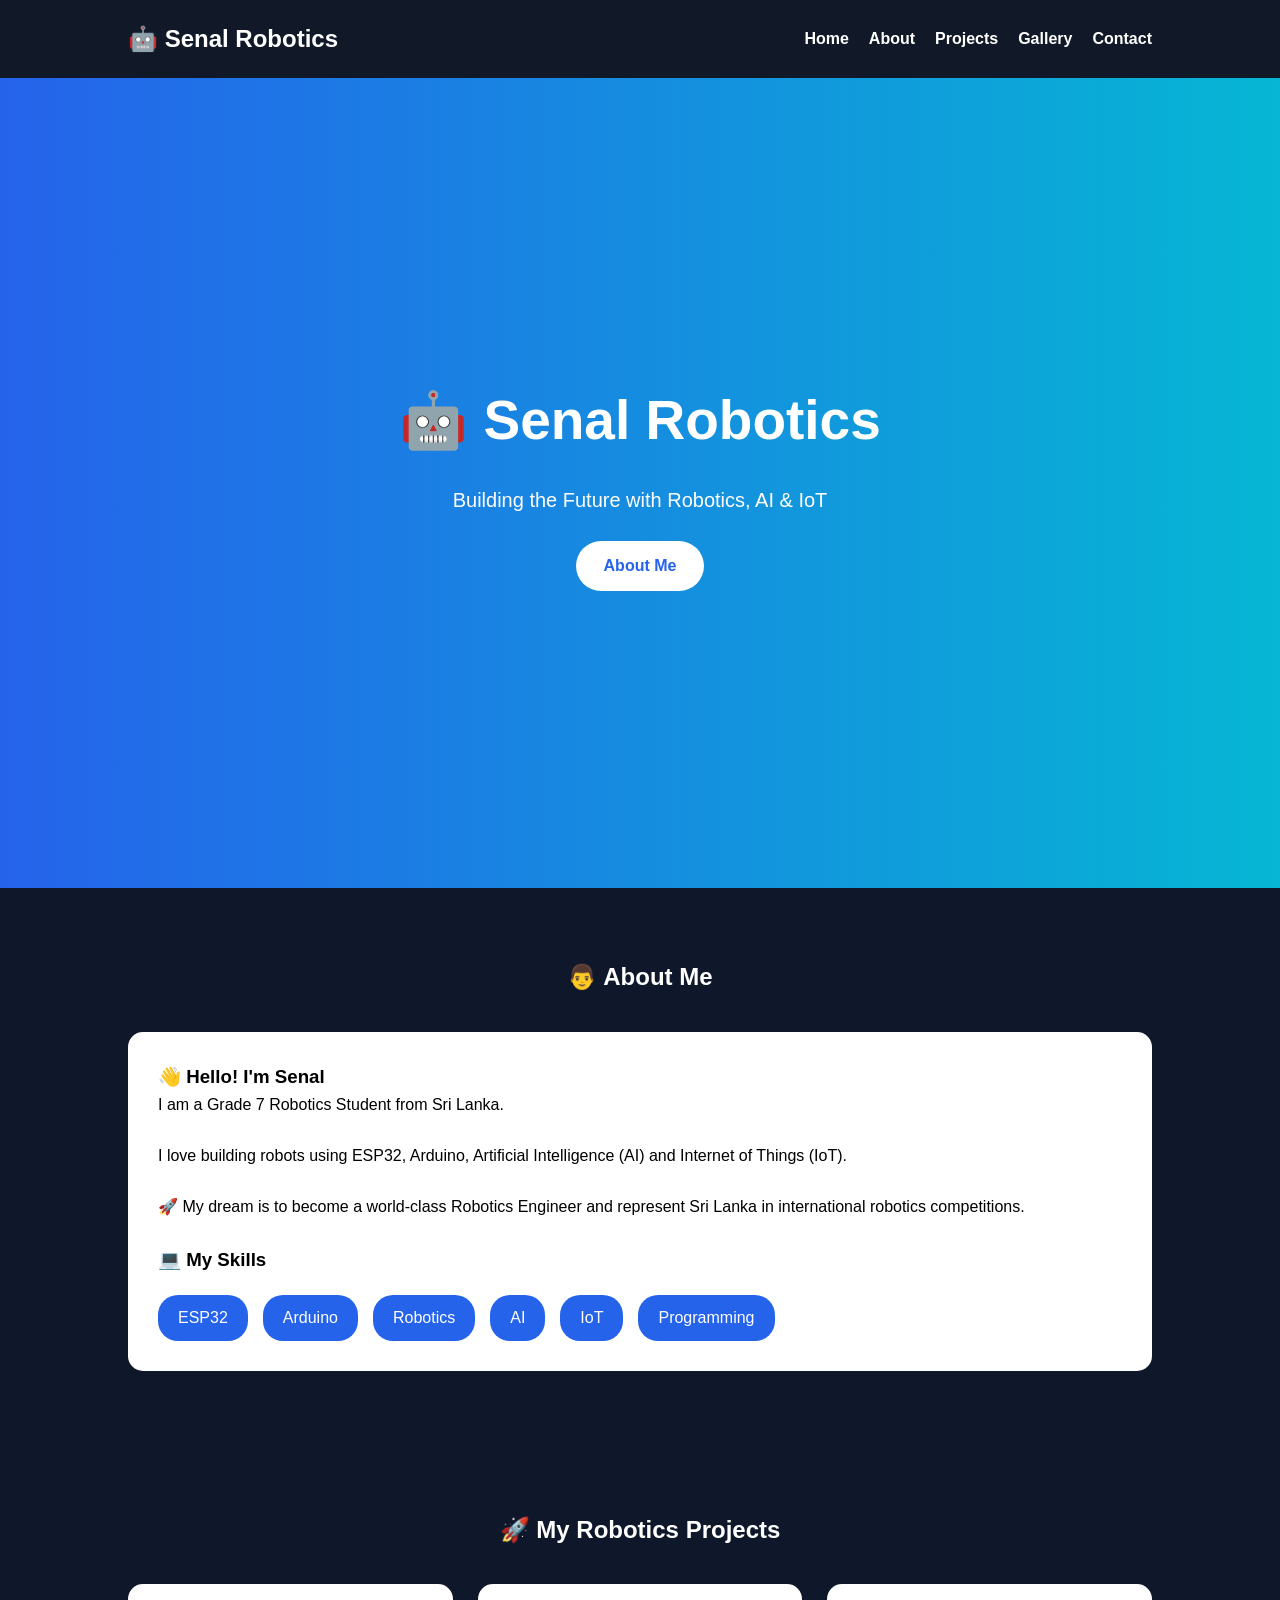
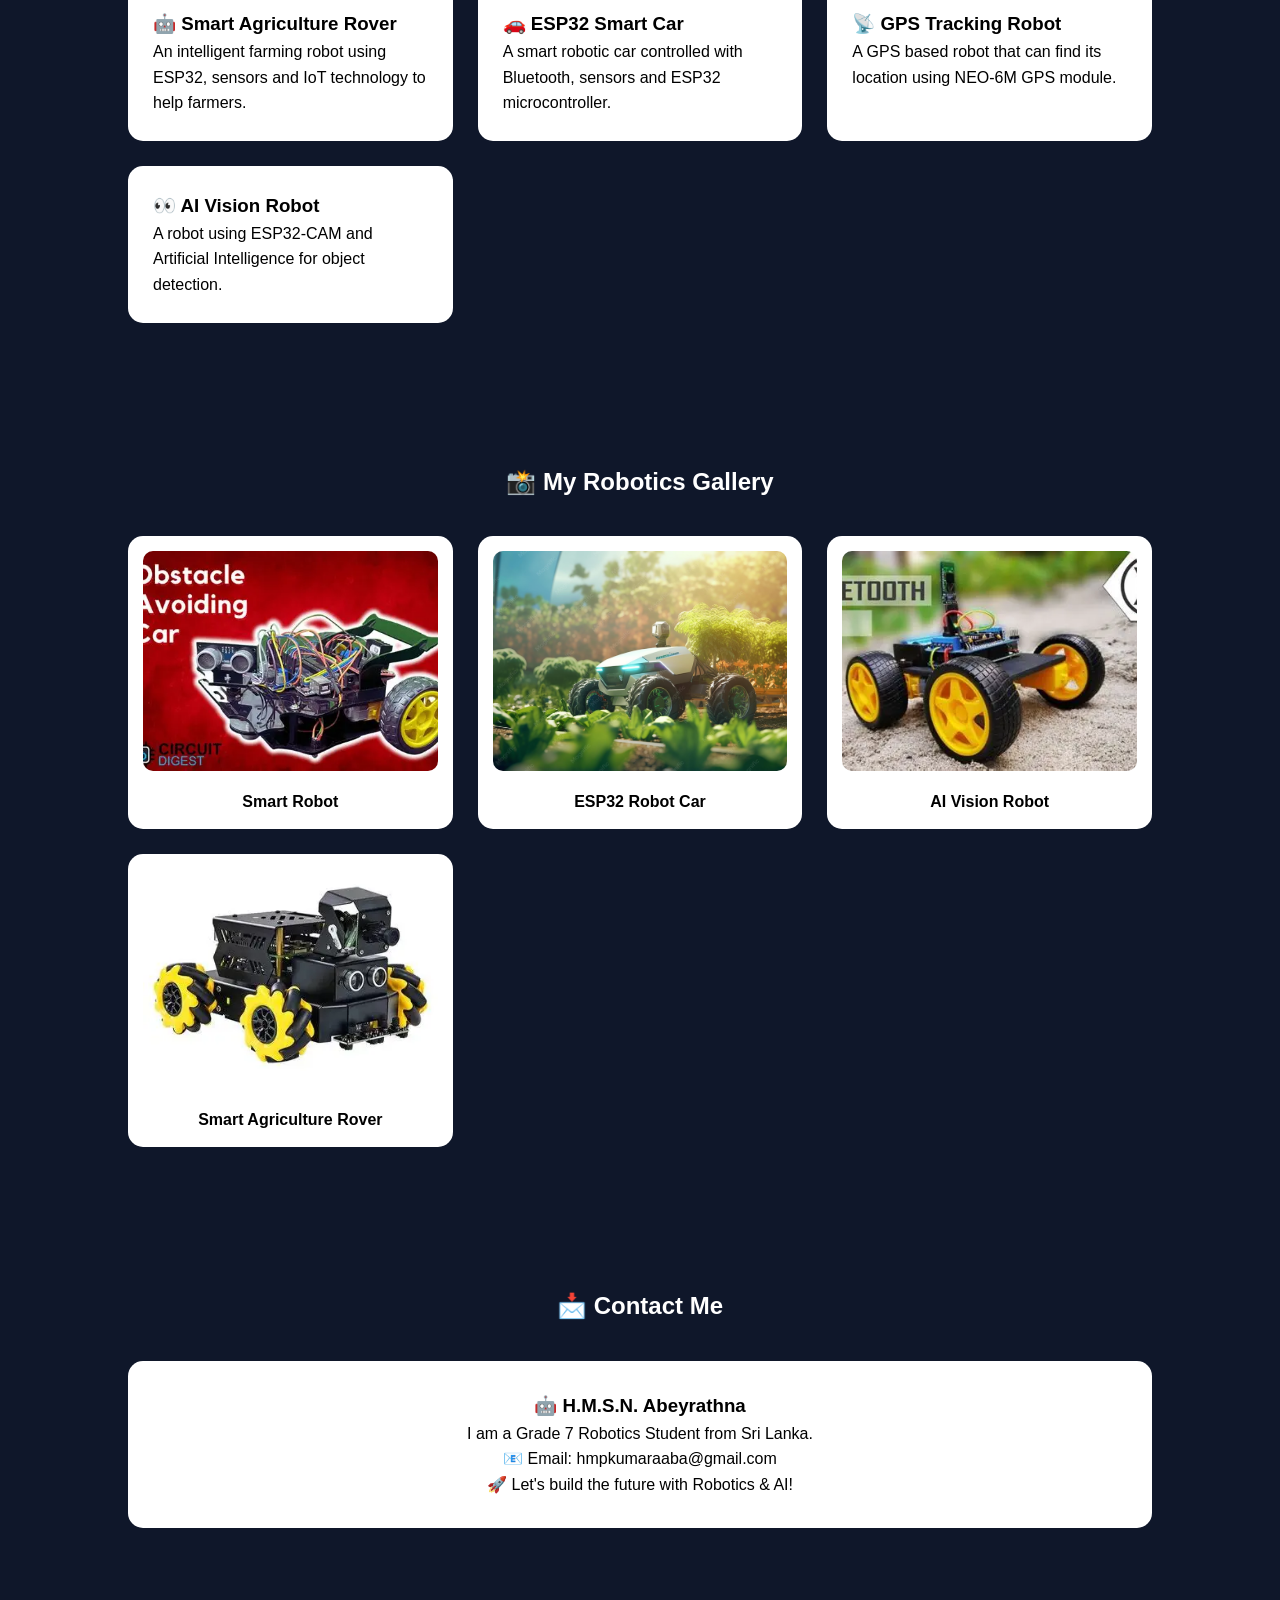
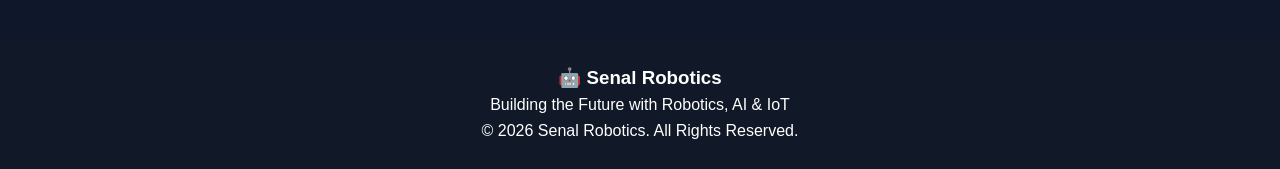
<file: index.html>
<!DOCTYPE html>
<html lang="en">
<head>
    <meta charset="UTF-8">
    <meta name="viewport" content="width=device-width, initial-scale=1.0">
    <title>Senal Robotics | AI, IoT & Robotics Projects</title>
<meta name="description" content="Senal Robotics - Robotics, AI, IoT and ESP32 projects by a young robotics student from Sri Lanka.">

<meta name="keywords" content="Senal Robotics, Robotics Sri Lanka, ESP32 Projects, Arduino Projects, AI Robot, IoT Projects">

<meta name="author" content="H.M.S.N. Abeyrathna">

<meta name="robots" content="index, follow">

<meta property="og:title" content="Senal Robotics">

<meta property="og:description" content="Building the Future with Robotics, AI & IoT">

<meta property="og:type" content="website">
<link rel="stylesheet" href="style.css">
</head>

<body>

    <!-- Navigation -->
    <nav>
        <div class="logo">🤖 Senal Robotics</div>

        <ul>
            <li><a href="#home">Home</a></li>
            <li><a href="#about">About</a></li>
            <li><a href="#projects">Projects</a></li>
            <li><a href="#gallery">Gallery</a></li>
            <li><a href="#contact">Contact</a></li>
        </ul>
    </nav>

    <!-- Home -->
    <section id="home" class="hero">

        <div>

            <h1>🤖 Senal Robotics</h1>

            <p>
                Building the Future with Robotics, AI & IoT
            </p>

            <a href="#about" class="btn">About Me</a>

        </div>

    </section>
   
    <!-- About Me -->
    <section id="about">

        <h2>👨 About Me</h2>

        <div class="about-box">

            <h3>👋 Hello! I'm Senal</h3>

            <p>
                I am a Grade 7 Robotics Student from Sri Lanka.
            </p>

            <br>

            <p>
                I love building robots using ESP32, Arduino,
                Artificial Intelligence (AI) and Internet of Things (IoT).
            </p>

            <br>

            <p>
                🚀 My dream is to become a world-class Robotics Engineer
                and represent Sri Lanka in international robotics competitions.
            </p>

            <br>

            <h3>💻 My Skills</h3>

            <div class="skills">

                <div class="skill">ESP32</div>

                <div class="skill">Arduino</div>

                <div class="skill">Robotics</div>

                <div class="skill">AI</div>

                <div class="skill">IoT</div>

                <div class="skill">Programming</div>

            </div>

        </div>

    </section>

    <!-- Projects -->
<section id="projects">

    <h2>🚀 My Robotics Projects</h2>

    <div class="project-container">

        <div class="project-card">

            <h3>🤖 Smart Agriculture Rover</h3>

            <p>
                An intelligent farming robot using ESP32,
                sensors and IoT technology to help farmers.
            </p>

        </div>


        <div class="project-card">

            <h3>🚗 ESP32 Smart Car</h3>

            <p>
                A smart robotic car controlled with Bluetooth,
                sensors and ESP32 microcontroller.
            </p>

        </div>


        <div class="project-card">

            <h3>📡 GPS Tracking Robot</h3>

            <p>
                A GPS based robot that can find its location
                using NEO-6M GPS module.
            </p>

        </div>


        <div class="project-card">

            <h3>👀 AI Vision Robot</h3>

            <p>
                A robot using ESP32-CAM and Artificial Intelligence
                for object detection.
            </p>

        </div>


    </div>

</section>

    <!-- Gallery -->
<section id="gallery">

    <h2>📸 My Robotics Gallery</h2>

    <div class="gallery-container">

        <div class="gallery-item">
            <img src="images/robot1.jpg" alt="Senal Robotics Robot Project">
            <p>Smart Robot</p>
        </div>


        <div class="gallery-item">
            <img src="images/robot2.jpg" alt="Senal Robotics ESP32 Robot">
            <p>ESP32 Robot Car</p>
        </div>


        <div class="gallery-item">
            <img src="images/robot3.jpg" alt="Senal Robotics AI Robot">
            <p>AI Vision Robot</p>
        </div>


        <div class="gallery-item">
            <img src="images/robot4.jpg" alt="Senal Robotics Agriculture Rover">
            <p>Smart Agriculture Rover</p>
        </div>


    </div>

</section>

<!-- Contact -->
<section id="contact">

    <h2>📩 Contact Me</h2>

    <div class="contact-box">

        <h3>🤖 H.M.S.N. Abeyrathna</h3>

        <p>
            I am a Grade 7 Robotics Student from Sri Lanka.
        </p>

        <p>
            📧 Email:
            hmpkumaraaba@gmail.com
        </p>

        <p>
            🚀 Let's build the future with Robotics & AI!
        </p>

    </div>

</section>

 <!-- Footer -->
 <footer>

    <h3>🤖 Senal Robotics</h3>

    <p>
        Building the Future with Robotics, AI & IoT
    </p>

    <p>
        © 2026 Senal Robotics. All Rights Reserved.
    </p>

</footer>
</file>
<file: style.css>
/* Reset */
*{
    margin:0;
    padding:0;
    box-sizing:border-box;
    font-family:Arial, sans-serif;
}

/* Body */
body{
    background:#0f172a;
    color:white;
    line-height:1.6;
}

/* Navigation */
nav{
    background:#111827;
    display:flex;
    justify-content:space-between;
    align-items:center;
    padding:20px 10%;
    position:sticky;
    top:0;
}

.logo{
    font-size:24px;
    font-weight:bold;
}

nav ul{
    list-style:none;
    display:flex;
    gap:20px;
}

nav ul li a{
    color:white;
    text-decoration:none;
    font-weight:bold;
}

nav ul li a:hover{
    color:#38bdf8;
}

/* Hero */
.hero{
    height:90vh;
    display:flex;
    justify-content:center;
    align-items:center;
    text-align:center;
    background:linear-gradient(to right,#2563eb,#06b6d4);
}

.hero h1{
    font-size:55px;
    margin-bottom:20px;
}

.hero p{
    font-size:20px;
}

.btn{
    display:inline-block;
    margin-top:25px;
    padding:12px 28px;
    background:white;
    color:#2563eb;
    text-decoration:none;
    border-radius:30px;
    font-weight:bold;
}

.btn:hover{
    background:#0f172a;
    color:white;
}

/* Sections */
section{
    padding:70px 10%;
}

h2{
    text-align:center;
    margin-bottom:35px;
}

/* About */
.about-box{
    background:white;
    color:black;
    padding:30px;
    border-radius:15px;
}

.skills{
    display:flex;
    flex-wrap:wrap;
    gap:15px;
    margin-top:20px;
}

.skill{
    background:#2563eb;
    color:white;
    padding:10px 20px;
    border-radius:20px;
}

/* Projects */
.project-container{
    display:grid;
    grid-template-columns:repeat(auto-fit,minmax(250px,1fr));
    gap:25px;
}

.project-card{
    background:white;
    color:black;
    padding:25px;
    border-radius:15px;
    transition:0.3s;
}

.project-card:hover{
    transform:translateY(-8px);
}

/* Gallery */
.gallery-container{
    display:grid;
    grid-template-columns:repeat(auto-fit,minmax(250px,1fr));
    gap:25px;
}

.gallery-item{
    background:white;
    color:black;
    padding:15px;
    border-radius:15px;
    text-align:center;
    overflow: hidden;
}

.gallery-item img{
    width:100%;
    height:220px;
    object-fit:cover;
    border-radius:10px;
}

.gallery-item p{
    margin-top:10px;
    font-weight:bold;
}

/* Contact */
.contact-box{
    background:white;
    color:black;
    padding:30px;
    border-radius:15px;
    text-align:center;
}

/* Footer */
footer{
    background:#111827;
    color:white;
    text-align:center;
    padding:25px;
    margin-top:40px;
}

/* Mobile */
@media(max-width:768px){

nav{
    flex-direction:column;
}

nav ul{
    flex-direction:column;
    text-align:center;
    margin-top:15px;
}

.hero h1{
    font-size:38px;
}

.hero p{
    font-size:17px;
}
</file>
